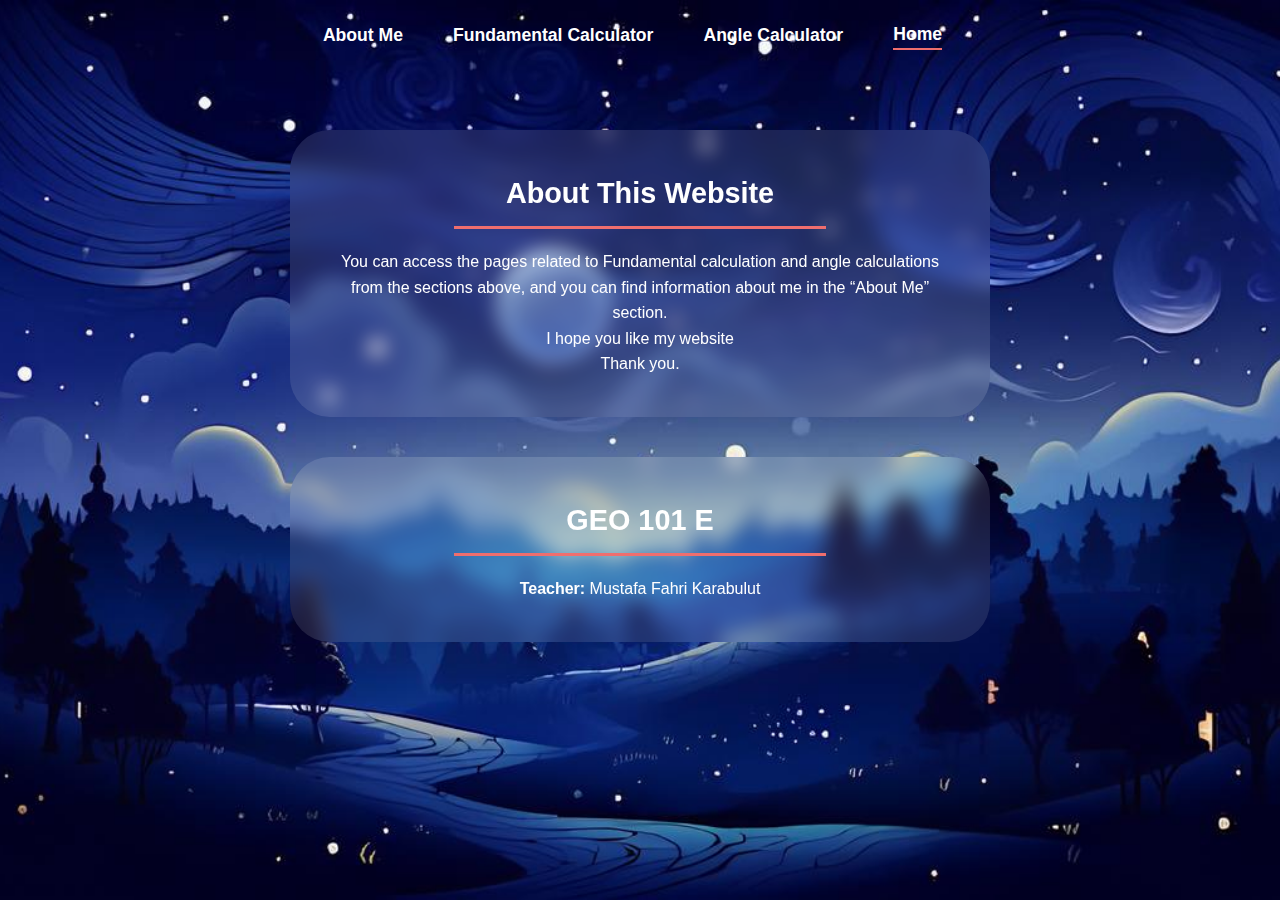
<file: termprojectA/index.html>
<!DOCTYPE html>
<html lang="en">

<head>
    <meta charset="UTF-8">
    <meta name="viewport" content="width=device-width, initial-scale=1.0">
    
    <link rel="stylesheet" href="public/css/fontFamily.css">
    <link rel="stylesheet" href="public/css/default.css">
    <link rel="stylesheet" href="public/css/style.css"> 
    
    <title>Proje Ödevi</title>
</head>

<body>


<nav class="navbar target">
    <div class="container navbar-content">
        
        <div class="nav-center menu-links-container">
                <a href="pages/about.html">About Me</a>
                <a href="pages/Fundamental Calculations.html">Fundamental Calculator</a>
                <a href="pages/anglecalculator.html">Angle Calculator</a>
                <a href="index.html"style="color:#ef6e6e; border-bottom: 2px solid #ef6e6e;">Home</a>
        </div>

       

        <span class="icons">
            <i class="fa-solid fa-envelope" title="aykan24@itu.edu.tr"></i>
        </span>
        
    </div>
</nav>



   


    <main class="home-content">
        <div class="container">
            
            <section class="info-card target home-card">
                <h3>About This Website</h3>
                <div class="card-content">
                    <p>You can access the pages related to Fundamental calculation and angle calculations from the sections above, and you can find information about me in the “About Me” section. <br>I hope you like my website <br> Thank you.</p>
                </div>
            </section>

            <section class="info-card target home-card">
                <h3>GEO 101 E</h3>
                <div class="card-content">
                    <p><strong>Teacher:</strong> Mustafa Fahri Karabulut</p>
                </div>
            </section>

        </div>
    </main>

    
    <script src="public/js/scroll.js"></script>
</body>
</html>
</file>
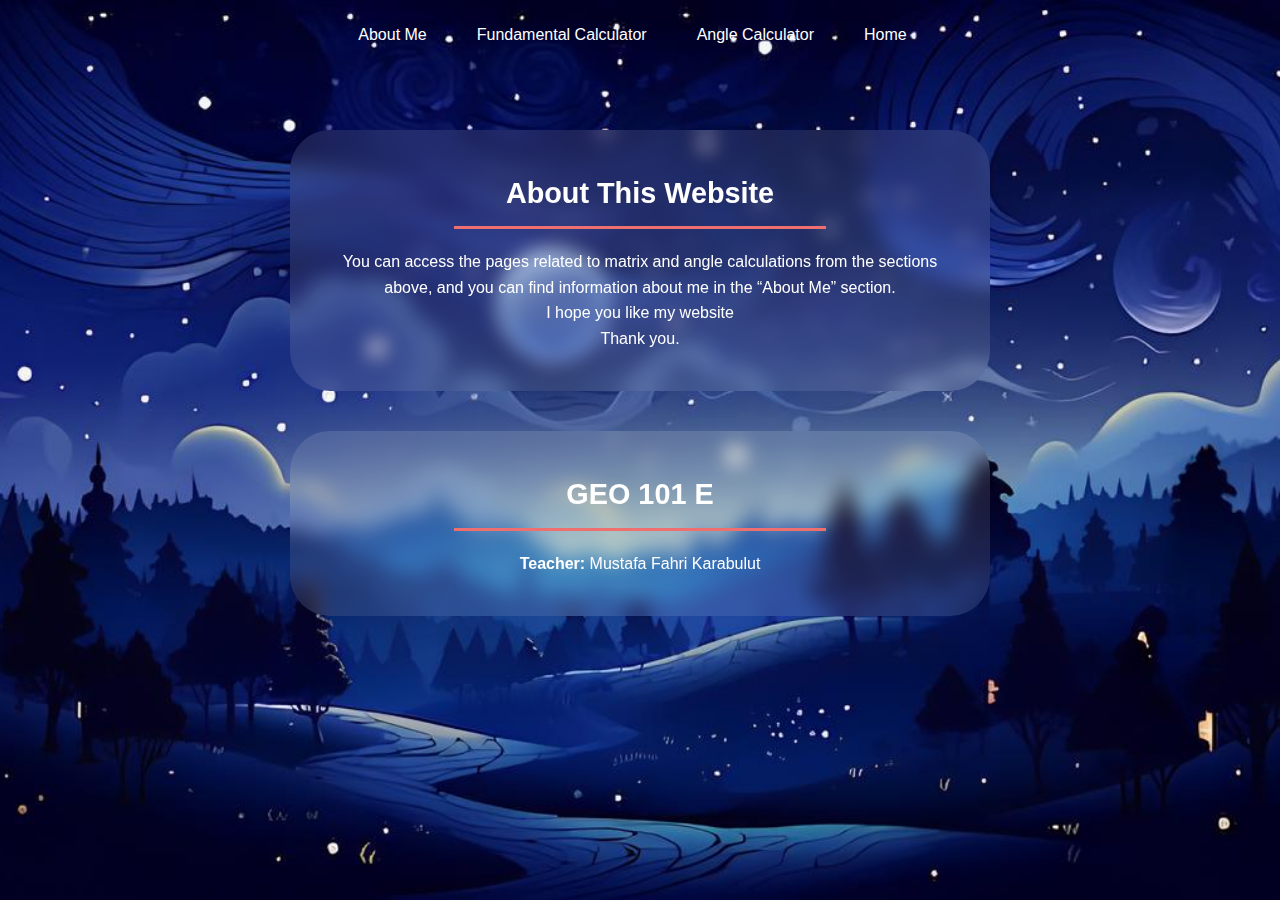
<file: webA/index.html>
<!DOCTYPE html>
<html lang="en">

<head>
    <meta charset="UTF-8">
    <meta name="viewport" content="width=device-width, initial-scale=1.0">
    
    <link rel="stylesheet" href="public/css/fontFamily.css">
    <link rel="stylesheet" href="public/css/default.css">
    <link rel="stylesheet" href="public/css/style.css"> 
    
    <title>Proje Ödevi</title>
</head>

<body>


<nav class="navbar target">
    <div class="container navbar-content">
        
        <div class="nav-center menu-links-container">
                <a href="pages/about.html">About Me</a>
                <a href="pages/Fundamental Calculations.html">Fundamental Calculator</a>
                <a href="pages/anglecalculator.html">Angle Calculator</a>
                <a href="index.html">Home</a>
        </div>

       

        <span class="icons">
            <i class="fa-solid fa-envelope" title="aykan24@itu.edu.tr"></i>
        </span>
        
    </div>
</nav>



   


    <main class="home-content">
        <div class="container">
            
            <section class="info-card target home-card">
                <h3>About This Website</h3>
                <div class="card-content">
                    <p>You can access the pages related to matrix and angle calculations from the sections above, and you can find information about me in the “About Me” section. <br>I hope you like my website <br> Thank you.</p>
                </div>
            </section>

            <section class="info-card target home-card">
                <h3>GEO 101 E</h3>
                <div class="card-content">
                    <p><strong>Teacher:</strong> Mustafa Fahri Karabulut</p>
                </div>
            </section>

        </div>
    </main>

    
    <script src="public/js/scroll.js"></script>
</body>
</html>
</file>
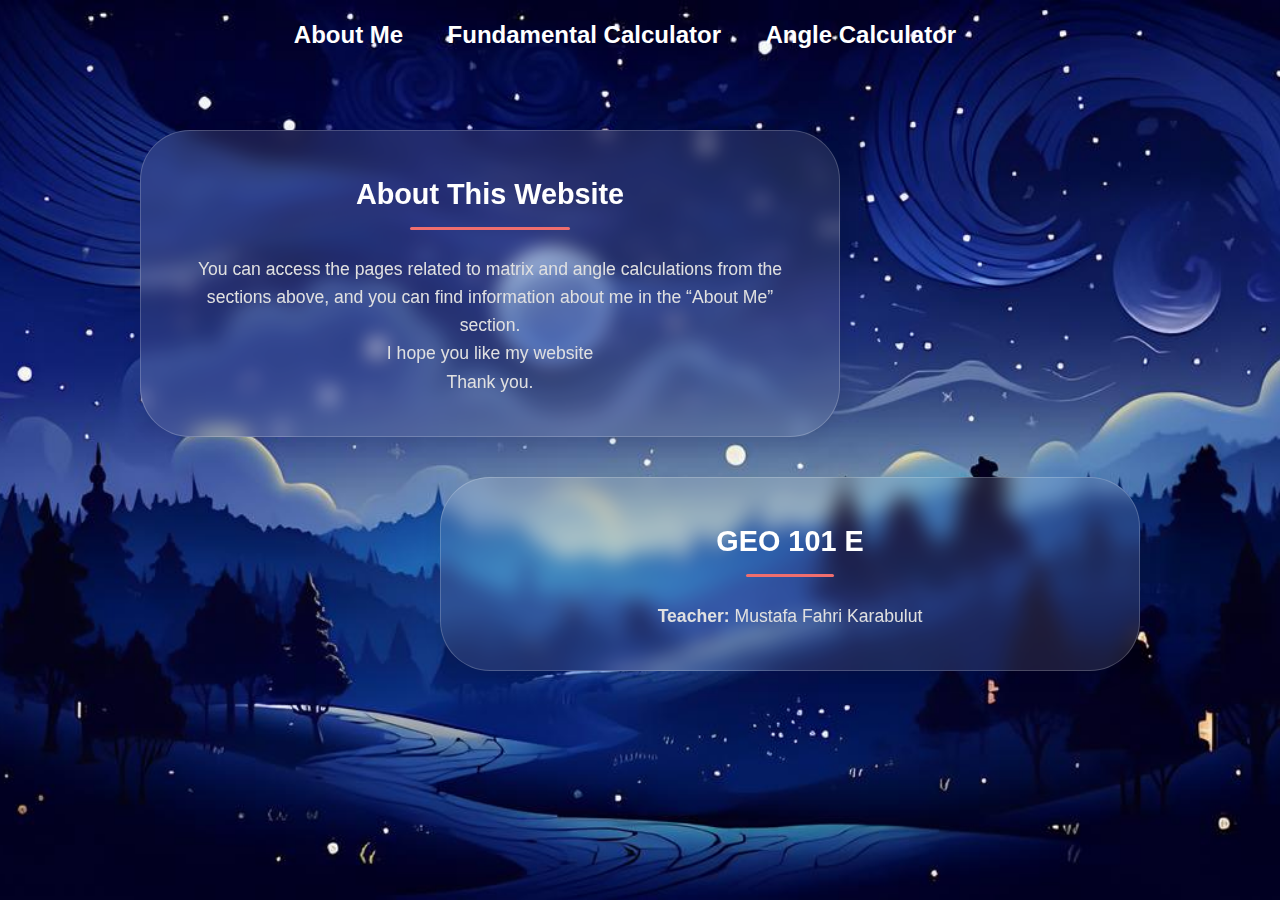
<file: web2/webA/index.html>
<!DOCTYPE html>
<html lang="en">

<head>
    <meta charset="UTF-8">
    <meta name="viewport" content="width=device-width, initial-scale=1.0">
    <link rel="stylesheet" href="https://cdnjs.cloudflare.com/ajax/libs/font-awesome/6.5.1/css/all.min.css" integrity="sha512-DTOQO9RWCH3ppGqcWaEA1BIZOC6xxalwEsw9c2QQeAIftl+Vegovlnee1c9QX4TctnWMn13TZye+giMm8e2LwA==" crossorigin="anonymous" referrerpolicy="no-referrer" />
    
    <link rel="stylesheet" href="public/css/fontFamily.css">
    <link rel="stylesheet" href="public/css/default.css">
    <link rel="stylesheet" href="public/css/style.css"> 
    
    <title>Proje Ödevi</title>
</head>

<body>

<nav class="navbar target">
    <div class="container navbar-content">
        
        
        <div class="nav-center menu-links-container">
             <div class="nav-links nav-links-desktop">
                <a href="pages/about.html">About Me</a>
                <a href="pages/Fundamental Calculations.html">Fundamental Calculator</a>
                <a href="pages/anglecalculator.html">Angle Calculator</a>
            </div>
        </div>
        
        <span class="icons">
            
            <a href="pages/about.html" class="mobile-icon-link custom-image-link"><img src="img/about.png" alt="About"></a>
    <a href="pages/FundamentalCalculator.html" class="mobile-icon-link custom-image-link"><img src="img/math.png" alt="Matrix"></a>
    <a href="pages/anglecalculator.html" class="mobile-icon-link custom-image-link"><img src="img/angle.png" alt="Angle"></a>
                <i class="fa-solid fa-envelope" title="aykan24@itu.edu.tr"></i>
            <a href="index.html"><i class="fa-solid fa-house"></i></a>

        </span>
        
    </div>
</nav>


   


    <main class="home-content">
        <div class="container">
            
            <section class="info-card target home-card">
                <h3>About This Website</h3>
                <div class="card-content">
                    <p>You can access the pages related to matrix and angle calculations from the sections above, and you can find information about me in the “About Me” section. <br>I hope you like my website <br> Thank you.</p>
                </div>
            </section>

            <section class="info-card target home-card">
                <h3>GEO 101 E</h3>
                <div class="card-content">
                    <p><strong>Teacher:</strong> Mustafa Fahri Karabulut</p>
                </div>
            </section>

        </div>
    </main>

    
    <script src="public/js/scroll.js"></script>
</body>
</html>
</file>
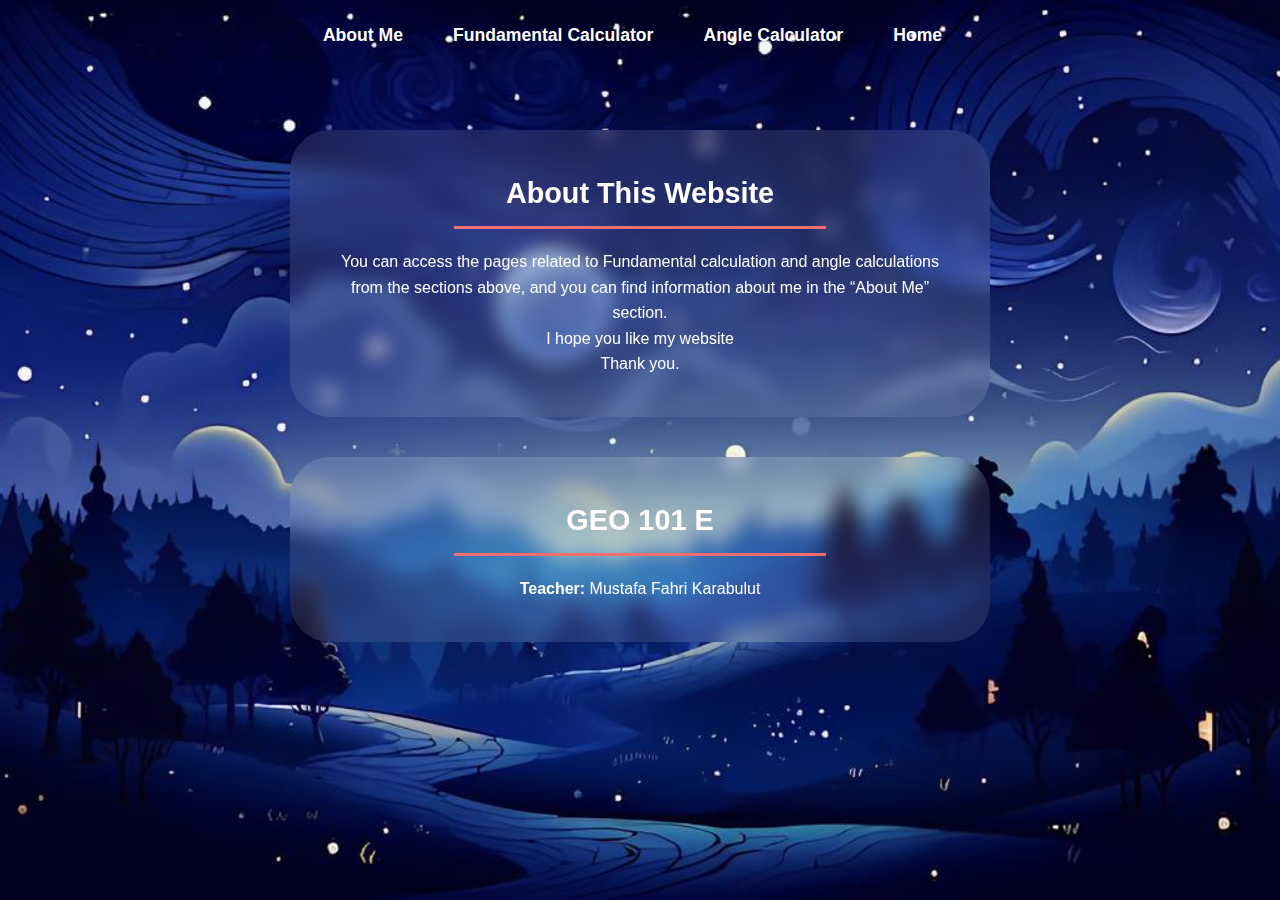
<file: term_projectA/index_tw.html>
<!DOCTYPE html>
<html lang="en">

<head>
    <meta charset="UTF-8">
    <meta name="viewport" content="width=device-width, initial-scale=1.0">
    
    <link rel="stylesheet" href="public/css/fontFamily.css">
    <link rel="stylesheet" href="public/css/default.css">
    <link rel="stylesheet" href="public/css/style.css"> 
    
    <title>Proje Ödevi</title>
</head>

<body>


<nav class="navbar target">
    <div class="container navbar-content">
        
        <div class="nav-center menu-links-container">
                <a href="pages/about.html">About Me</a>
                <a href="pages/Fundamental Calculations.html">Fundamental Calculator</a>
                <a href="pages/anglecalculator.html">Angle Calculator</a>
                <a href="index_tw.html">Home</a>
        </div>

       

        <span class="icons">
            <i class="fa-solid fa-envelope" title="aykan24@itu.edu.tr"></i>
        </span>
        
    </div>
</nav>



   


    <main class="home-content">
        <div class="container">
            
            <section class="info-card target home-card">
                <h3>About This Website</h3>
                <div class="card-content">
                    <p>You can access the pages related to Fundamental calculation and angle calculations from the sections above, and you can find information about me in the “About Me” section. <br>I hope you like my website <br> Thank you.</p>
                </div>
            </section>

            <section class="info-card target home-card">
                <h3>GEO 101 E</h3>
                <div class="card-content">
                    <p><strong>Teacher:</strong> Mustafa Fahri Karabulut</p>
                </div>
            </section>

        </div>
    </main>

    
    <script src="public/js/scroll.js"></script>
</body>
</html>
</file>
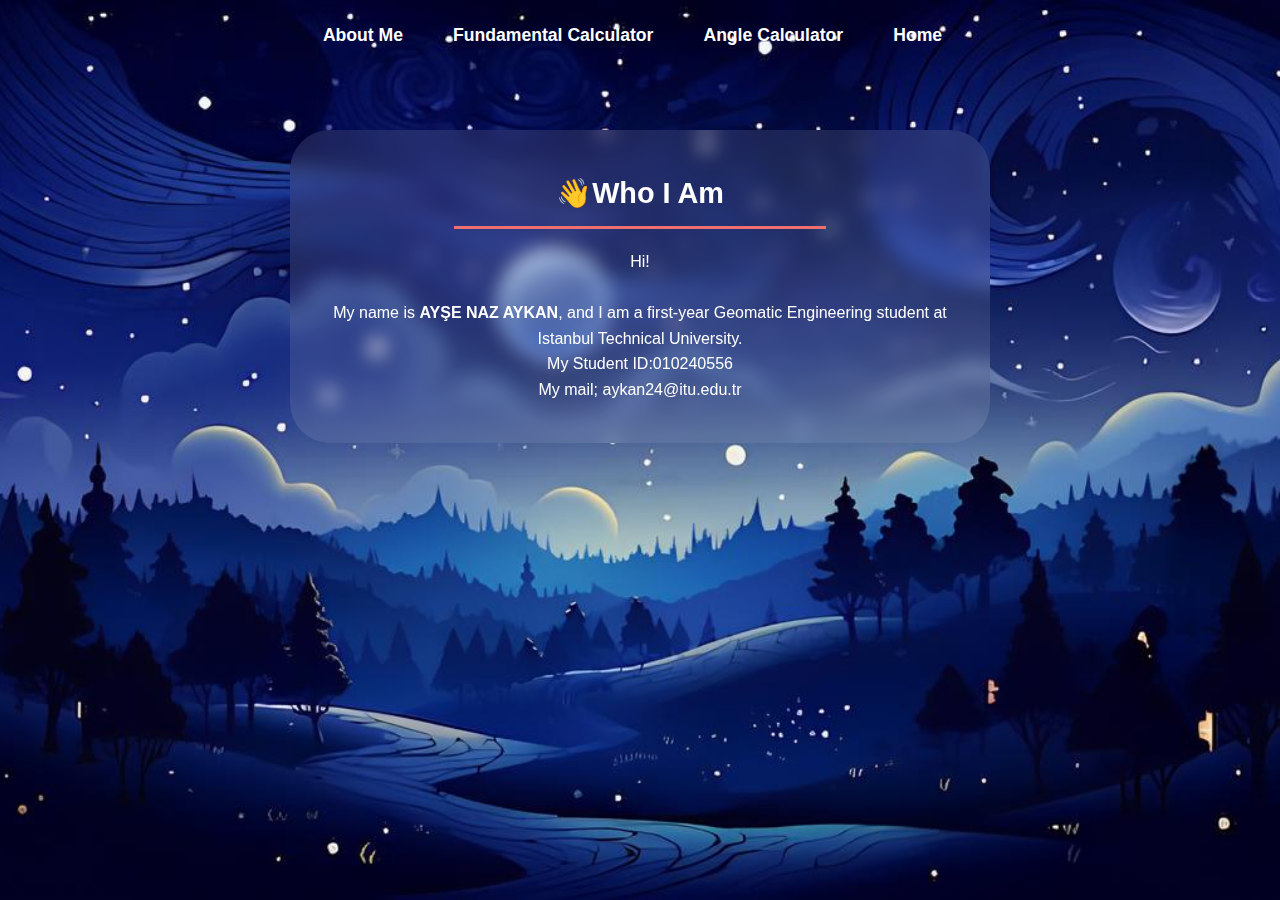
<file: term_projectA/pages/about.html>
<!DOCTYPE html>
<html lang="en">

<head>
    <meta charset="UTF-8">
    <meta name="viewport" content="width=device-width, initial-scale=1.0">
    <title>About Me</title>

    <link rel="stylesheet" href="../public/css/fontFamily.css">
    <link rel="stylesheet" href="../public/css/default.css">
    <link rel="stylesheet" href="../public/css/style.css">
</head>

<body>
<nav class="navbar target">
    <div class="container navbar-content">
        
        
        <div class="nav-center menu-links-container">
                <a href="about.html">About Me</a>
                <a href="Fundamental Calculations.html">Fundamental Calculator</a>
                <a href="anglecalculator.html">Angle Calculator</a>
                <a href="../index_tw.html">Home</a>

        </div>
        
        <span class="icons">
            <i class="fa-solid fa-envelope" title="aykan24@itu.edu.tr"></i>
            
        </span>
        
    </div>
</nav>


    <main class="home-content">
        <div class="container">
            
            <section class="info-card active"id="about-card"> <h3>👋Who I Am</h3>
                <div class="card-content">
                    <p>
                     Hi!
                     <br><br>
                     My name is <strong>AYŞE NAZ AYKAN</strong>, and I am a first-year Geomatic Engineering student at Istanbul Technical University. <br> My Student ID:010240556 
                        <br> My mail; aykan24@itu.edu.tr
                    </p>
                </div>
            </section>
            
        </div>
    </main>

    
    <script src="../public/js/scroll.js"></script>
</body>
</html>
</file>
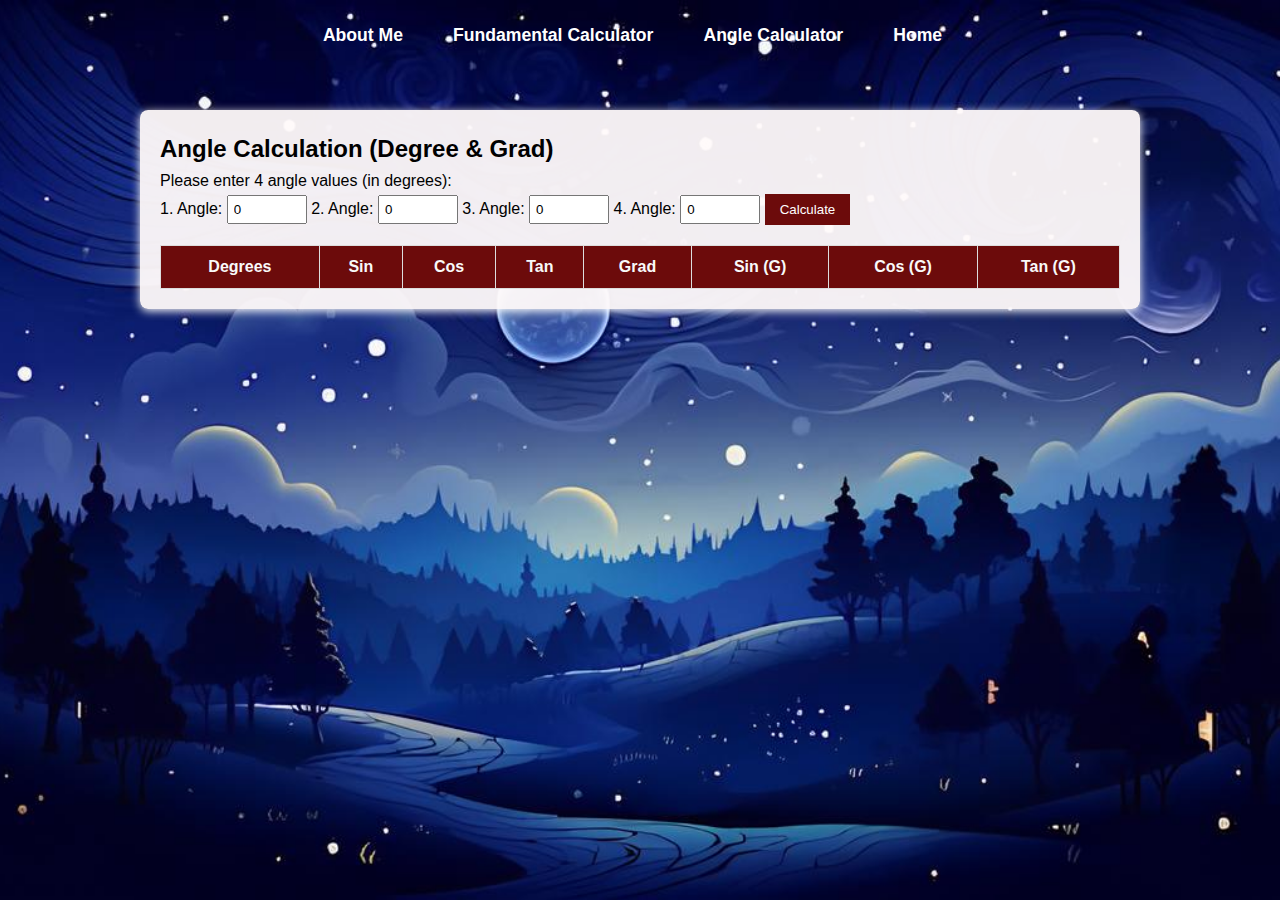
<file: term_projectA/pages/anglecalculator.html>
<!DOCTYPE html>
<html lang="en">

<head>
    <meta charset="UTF-8">
    <meta name="viewport" content="width=device-width, initial-scale=1.0">
    <title>Angle Calculation</title>

    <link rel="stylesheet" href="../public/css/fontFamily.css">
    <link rel="stylesheet" href="../public/css/default.css">
    <link rel="stylesheet" href="../public/css/style.css">

    <style>
        .calculator-container { padding: 40px 0; }
        .calculator-content { background:rgba(255, 250, 250, 0.95); padding: 20px; border-radius: 8px; box-shadow: 0 2px 10px rgb(255, 255, 255); color:#000000; }
        .input-group { margin-bottom: 10px; }
        input[type="number"] { padding: 5px; width: 80px; }
        button { padding: 8px 15px; cursor: pointer; background-color: #6c0b0b; color: white; border: none; }
        button:hover { background-color: #6c0b0b; } 
        table { border-collapse: collapse; width: 100%; margin-top: 20px; }
        th, td { border: 1px solid #ddd; padding: 8px; text-align: center; }
        th { background-color: #6c0b0b; color: #f9f9f9; }
      
/* Mobil Görünüm Düzeltmeleri */
@media (max-width: 600px) {
    .calculator-content .input-group {
        display: flex;
        flex-direction: column; 
        align-items: flex-start; 
        gap: 10px; 
    }

    .calculator-content .input-group > * {
        width: 100%; 
        box-sizing: border-box; 
    }
    
    .calculator-content .input-group input[type="number"] {
        width: 100%; 
        margin-top: 5px; 
        display: block;
    }
    
    .calculator-content .input-group button { 
        width: 100%;
        margin-top: 15px;
    }

    .table-responsive {
        overflow-x: auto;
    }
    
    .calculator-content th, .calculator-content td {
        padding: 6px 4px; 
        font-size: 0.9rem;
        white-space: nowrap; 
    }
}




    </style>
</head>

<body>
<nav class="navbar target">
    <div class="container navbar-content">
        
       
        
        <div class="nav-center menu-links-container">
                <a href="about.html">About Me</a>
                <a href="Fundamental Calculations.html">Fundamental Calculator</a>
                <a href="anglecalculator.html">Angle Calculator</a>
                <a href="../index_tw.html">Home</a>

        </div>
        
        <span class="icons">

            <i class="fa-solid fa-envelope" title="aykan24@itu.edu.tr"></i>
            
        </span>
        
    </div>
</nav>
    
   <main class="calculator-container">
    <div class="container calculator-content">
        <h2>Angle Calculation (Degree & Grad)</h2>
        <p>Please enter 4 angle values ​​(in degrees):</p>
        
        <div class="input-group">
            1. Angle: <input type="number" id="angle1" value="0">
            2. Angle: <input type="number" id="angle2" value="0">
            3. Angle: <input type="number" id="angle3" value="0">
            4. Angle: <input type="number" id="angle4" value="0">
            <button onclick="hesapla()">Calculate</button>
        </div> 

        <div class="table-responsive"> 
            <table id="resultTable">
                <thead>
                    <tr>
                        <th>Degrees</th>
                        <th>Sin</th>
                        <th>Cos</th>
                        <th>Tan</th>
                        <th>Grad</th>
                        <th>Sin (G)</th>
                        <th>Cos (G)</th>
                        <th>Tan (G)</th>
                    </tr>
                </thead>
                <tbody>
                </tbody>
            </table>
        </div>
        
    </div> </main>
    
    <script>
        function hesapla() {
            const inputs = [
                document.getElementById('angle1').value,
                document.getElementById('angle2').value,
                document.getElementById('angle3').value,
                document.getElementById('angle4').value
            ];

            const tbody = document.querySelector("#resultTable tbody");
            tbody.innerHTML = ""; 

            inputs.forEach(val => {
                if (val === "") return;

                let deg = parseFloat(val);
                let radFromDeg = deg * (Math.PI / 180);

                let sinD = Math.sin(radFromDeg);
                let cosD = Math.cos(radFromDeg);
                let tanD = Math.tan(radFromDeg);

                let grad = deg * (400 / 360);
                let radFromGrad = grad * (Math.PI / 200);

                let sinG = Math.sin(radFromGrad);
                let cosG = Math.cos(radFromGrad);
                let tanG = Math.tan(radFromGrad);

                let tanDStr = Math.abs(tanD) > 10000000 ? "Undefined" : tanD.toFixed(4);
                let tanGStr = Math.abs(tanG) > 10000000 ? "Undefined" : tanG.toFixed(4);

                let row = `<tr>
                    <td>${deg}</td>
                    <td>${sinD.toFixed(4)}</td>
                    <td>${cosD.toFixed(4)}</td>
                    <td>${tanDStr}</td>
                    <td>${grad.toFixed(2)}</td>
                    <td>${sinG.toFixed(4)}</td>
                    <td>${cosG.toFixed(4)}</td>
                    <td>${tanGStr}</td>
                </tr>`;

                tbody.innerHTML += row;
            });
        }
    </script>
    <script src="../public/js/scroll.js"></script> 
</body>

</html>
</file>
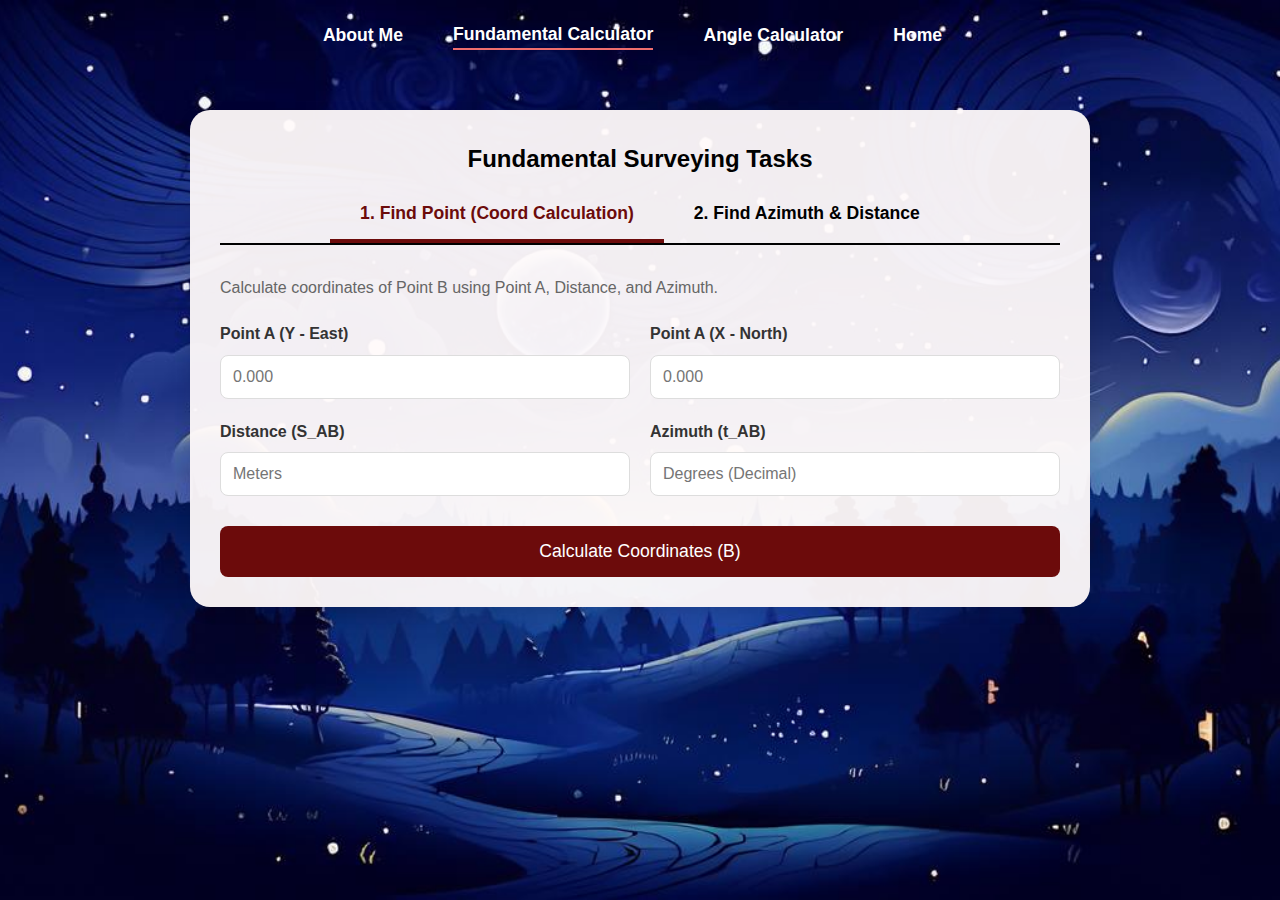
<file: term_projectA/pages/Fundamental Calculations.html>
<!DOCTYPE html>
<html lang="en">

<head>
    <meta charset="UTF-8">
    <meta name="viewport" content="width=device-width, initial-scale=1.0">
    <title>Fundamental Calculations</title>

    <link rel="stylesheet" href="../public/css/fontFamily.css">
    <link rel="stylesheet" href="../public/css/default.css">
    <link rel="stylesheet" href="../public/css/style.css">
    <style>
        .calculator-container { padding: 40px 0; }
        
        .calculator-content { 
            background: rgba(255, 250, 250, 0.95);
            padding: 30px; 
            border-radius: 20px; 
            box-shadow: 0 5px 15px rgba(0,0,0,0.1); 
            max-width: 900px;
            margin: 0 auto;
            color:#000000;
        }

        /* Sekme (Tab) Yapısı */
        .tabs {
            display: flex;
            justify-content: center;
            margin-bottom: 30px;
            border-bottom: 2px solid #000000;
        }

        .tab-btn {
            padding: 15px 30px;
            cursor: pointer;
            font-size: 1.1rem;
            font-weight: 600;
            color: #000000;
            background: none;
            border: none;
            border-bottom: 4px solid transparent;
            transition: all 0.3s;
        }

        .tab-btn.active {
            color: #6c0b0b;
            border-bottom-color: #6c0b0b;
        }

        .tab-content { display: none; animation: fadeIn 0.5s; }
        .tab-content.active { display: block; }

        @keyframes fadeIn {
            from { opacity: 0; transform: translateY(10px); }
            to { opacity: 1; transform: translateY(0); }
        }

        /* Form Elemanları */
        .input-group-row {
            display: flex;
            flex-wrap: wrap;
            gap: 20px;
            justify-content: space-between;
            margin-bottom: 20px;
        }

        .input-box {
            flex: 1;
            min-width: 200px;
            display: flex;
            flex-direction: column;
        }

        .input-box label {
            font-weight: 600;
            margin-bottom: 8px;
            color: #333;
        }

        .input-box input {
            padding: 12px;
            border: 1px solid #ddd;
            border-radius: 8px;
            font-size: 1rem;
        }

        button.calc-btn {
            width: 100%;
            padding: 15px;
            background-color: #6c0b0b;
            color: white;
            border: none;
            border-radius: 8px;
            font-size: 1.1rem;
            cursor: pointer;
            transition: background 0.3s;
            margin-top: 10px;
        }

        button.calc-btn:hover { background-color: #4a0606; }

        /* Sonuç Kutuları */
        .result-display {
            margin-top: 25px;
            padding: 20px;
            background-color: #f2f2f1;
            border-left: 5px solid #558b2f;
            border-radius: 5px;
            display: none;
        }

        .result-display h3 { color: #2e7d32; margin-bottom: 10px; }
        
        .result-item {
            display: flex;
            justify-content: space-between;
            padding: 8px 0;
            border-bottom: 1px solid #6c0b0b;
            font-size: 1.1rem;
            color:#000000;
        }
        .result-item span { font-weight: bold; }

    </style>
</head>

<body>
<nav class="navbar target">
    <div class="container navbar-content">
        <div class="nav-center menu-links-container">
                <a href="about.html">About Me</a>
                <a href="Fundamental Calculations.html" style="color:#ef6e6e; border-bottom: 2px solid #ef6e6e;">Fundamental Calculator</a>
                <a href="anglecalculator.html">Angle Calculator</a>
                 <a href="../index_tw.html">Home</a>

        </div>
        
        <span class="icons">
            <i class="fa-solid fa-envelope" title="aykan24@itu.edu.tr"></i>

        </span>
    </div>
</nav>
    
    <main class="calculator-container">
        <div class="container calculator-content">
            <h2 style="text-align:center; margin-bottom:10px;">Fundamental Surveying Tasks</h2>
            
            <div class="tabs">
                <button class="tab-btn active" onclick="openTab('task1')">1. Find Point (Coord Calculation)</button>
                <button class="tab-btn" onclick="openTab('task2')">2. Find Azimuth & Distance</button>
            </div>

            <div id="task1" class="tab-content active">
                <p style="color:#666; margin-bottom:20px;">Calculate coordinates of Point B using Point A, Distance, and Azimuth.</p>
                
                <div class="input-group-row">
                    <div class="input-box">
                        <label>Point A (Y - East)</label>
                        <input type="number" id="t1_yA" placeholder="0.000">
                    </div>
                    <div class="input-box">
                        <label>Point A (X - North)</label>
                        <input type="number" id="t1_xA" placeholder="0.000">
                    </div>
                </div>

                <div class="input-group-row">
                    <div class="input-box">
                        <label>Distance (S_AB)</label>
                        <input type="number" id="t1_dist" placeholder="Meters">
                    </div>
                    <div class="input-box">
                        <label>Azimuth (t_AB)</label>
                        <input type="number" id="t1_azi" placeholder="Degrees (Decimal)">
                    </div>
                </div>

                <button class="calc-btn" onclick="calculateTask1()">Calculate Coordinates (B)</button>

                <div class="result-display" id="res1">
                    <h3>Result: Point B Coordinates</h3>
                    <div class="result-item">Y (East): <span id="out_yB">0.000</span></div>
                    <div class="result-item">X (North): <span id="out_xB">0.000</span></div>
                </div>
            </div>

            <div id="task2" class="tab-content">
                <p style="color:#666; margin-bottom:20px;">Calculate Distance and Azimuth between Point A and Point B.</p>
                
                <div class="input-group-row">
                    <div class="input-box">
                        <label>Point A (Y - East)</label>
                        <input type="number" id="t2_yA" placeholder="0.000">
                    </div>
                    <div class="input-box">
                        <label>Point A (X - North)</label>
                        <input type="number" id="t2_xA" placeholder="0.000">
                    </div>
                </div>

                <div class="input-group-row">
                    <div class="input-box">
                        <label>Point B (Y - East)</label>
                        <input type="number" id="t2_yB" placeholder="0.000">
                    </div>
                    <div class="input-box">
                        <label>Point B (X - North)</label>
                        <input type="number" id="t2_xB" placeholder="0.000">
                    </div>
                </div>

                <button class="calc-btn" onclick="calculateTask2()">Calculate Azimuth & Distance</button>

                <div class="result-display" id="res2">
                    <h3>Result: Distance & Azimuth</h3>
                    <div class="result-item">Distance (S): <span id="out_dist">0.000</span> m</div>
                    <div class="result-item">Azimuth (Deg): <span id="out_aziD">0.0000</span>°</div>
                    <div class="result-item">Azimuth (Grad): <span id="out_aziG">0.0000</span> gon</div>
                </div>
            </div>

        </div>
    </main>
    
    <script>
        // Sekme Geçişi
        function openTab(tabName) {
            // Tüm içerikleri gizle
            document.querySelectorAll('.tab-content').forEach(el => el.classList.remove('active'));
            document.querySelectorAll('.tab-btn').forEach(el => el.classList.remove('active'));

            // Seçileni aç
            document.getElementById(tabName).classList.add('active');
            
            const btns = document.querySelectorAll('.tab-btn');
            if(tabName === 'task1') btns[0].classList.add('active');
            else btns[1].classList.add('active');
        }

        // --- 1. TEMEL ÖDEV (Nokta Hesabı) ---
        function calculateTask1() {
            const yA = parseFloat(document.getElementById('t1_yA').value);
            const xA = parseFloat(document.getElementById('t1_xA').value);
            const dist = parseFloat(document.getElementById('t1_dist').value);
            const aziDeg = parseFloat(document.getElementById('t1_azi').value);

            if(isNaN(yA) || isNaN(xA) || isNaN(dist) || isNaN(aziDeg)) {
                alert("Please check all inputs!");
                return;
            }

            // Dereceyi Radyana Çevir
            const rad = aziDeg * (Math.PI / 180);

            // Temel Ödev Formülleri
            // yB = yA + S * sin(t)
            // xB = xA + S * cos(t)
            const yB = yA + dist * Math.sin(rad);
            const xB = xA + dist * Math.cos(rad);

            document.getElementById('out_yB').innerText = yB.toFixed(3);
            document.getElementById('out_xB').innerText = xB.toFixed(3);
            document.getElementById('res1').style.display = 'block';
        }

        // --- 2. TEMEL ÖDEV (Semt ve Kenar) ---
        function calculateTask2() {
            const yA = parseFloat(document.getElementById('t2_yA').value);
            const xA = parseFloat(document.getElementById('t2_xA').value);
            const yB = parseFloat(document.getElementById('t2_yB').value);
            const xB = parseFloat(document.getElementById('t2_xB').value);

            if(isNaN(yA) || isNaN(xA) || isNaN(yB) || isNaN(xB)) {
                alert("Please check all inputs!");
                return;
            }

            const dY = yB - yA;
            const dX = xB - xA;

            // Kenar (Distance) Hesabı
            const dist = Math.sqrt(dY*dY + dX*dX);

            // Semt (Azimuth) Hesabı - Atan2 tüm bölgeleri otomatik halleder (-PI ile +PI arası verir)
            let rad = Math.atan2(dY, dX);
            
            // Negatif açıları pozitife çevir (0 - 2PI arası)
            if (rad < 0) rad += 2 * Math.PI;

            // Derece ve Grad Çevrimi
            const deg = rad * (180 / Math.PI);
            const grad = rad * (200 / Math.PI);

            document.getElementById('out_dist').innerText = dist.toFixed(3);
            document.getElementById('out_aziD').innerText = deg.toFixed(4);
            document.getElementById('out_aziG').innerText = grad.toFixed(4);
            document.getElementById('res2').style.display = 'block';
        }
    </script>
    <script src="../public/js/scroll.js"></script> 
</body>
</html>
</file>
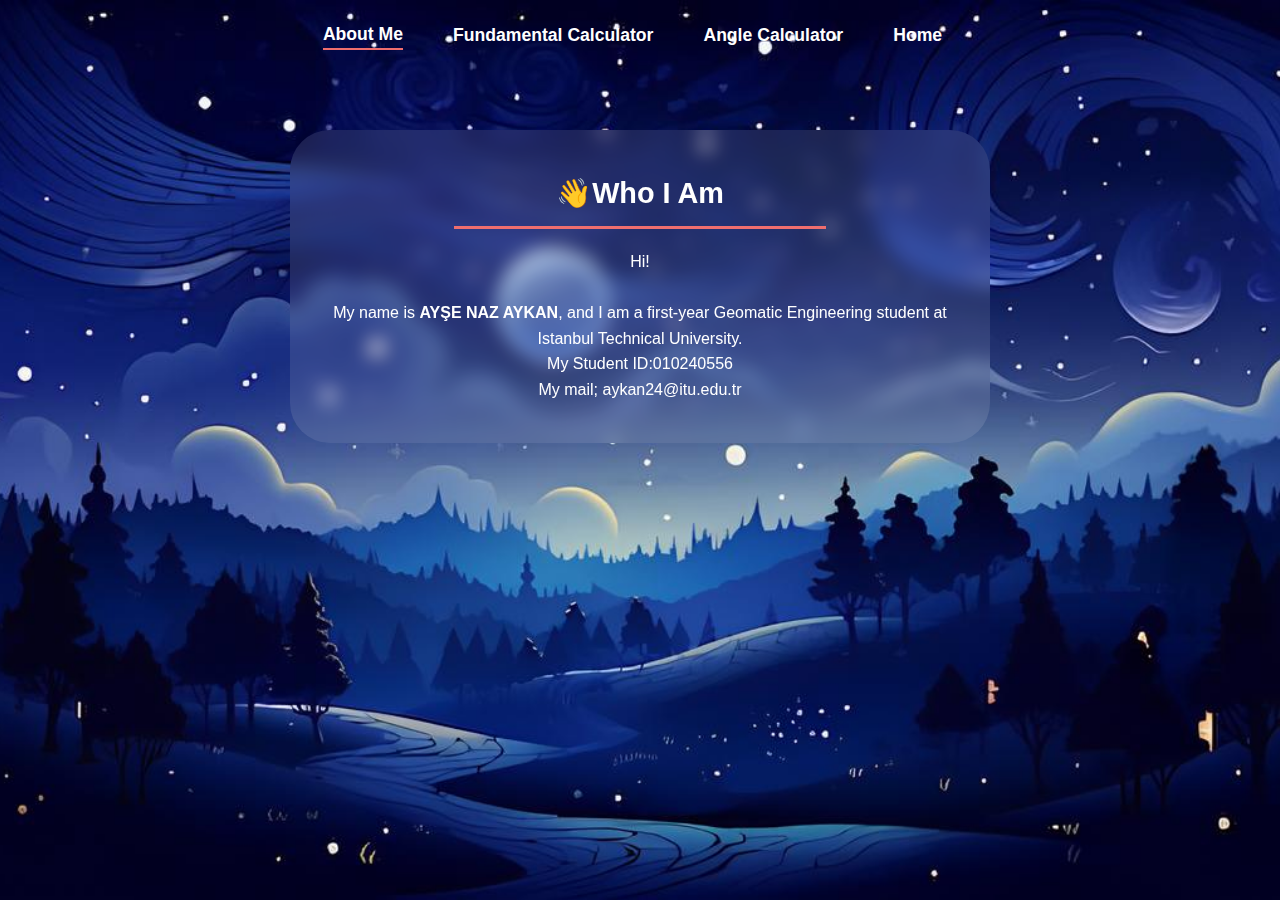
<file: termprojectA/pages/about.html>
<!DOCTYPE html>
<html lang="en">

<head>
    <meta charset="UTF-8">
    <meta name="viewport" content="width=device-width, initial-scale=1.0">
    <title>About Me</title>

    <link rel="stylesheet" href="../public/css/fontFamily.css">
    <link rel="stylesheet" href="../public/css/default.css">
    <link rel="stylesheet" href="../public/css/style.css">
</head>

<body>
<nav class="navbar target">
    <div class="container navbar-content">
        
        
        <div class="nav-center menu-links-container">
                <a href="about.html"style="color:#ef6e6e; border-bottom: 2px solid #ef6e6e;">About Me</a>
                <a href="Fundamental Calculations.html">Fundamental Calculator</a>
                <a href="anglecalculator.html">Angle Calculator</a>
                <a href="../index.html">Home</a>

        </div>
        
        <span class="icons">
            <i class="fa-solid fa-envelope" title="aykan24@itu.edu.tr"></i>
            
        </span>
        
    </div>
</nav>


    <main class="home-content">
        <div class="container">
            
            <section class="info-card active"id="about-card"> <h3>👋Who I Am</h3>
                <div class="card-content">
                    <p>
                     Hi!
                     <br><br>
                     My name is <strong>AYŞE NAZ AYKAN</strong>, and I am a first-year Geomatic Engineering student at Istanbul Technical University. <br> My Student ID:010240556 
                        <br> My mail; aykan24@itu.edu.tr
                    </p>
                </div>
            </section>
            
        </div>
    </main>

    
    <script src="../public/js/scroll.js"></script>
</body>
</html>
</file>
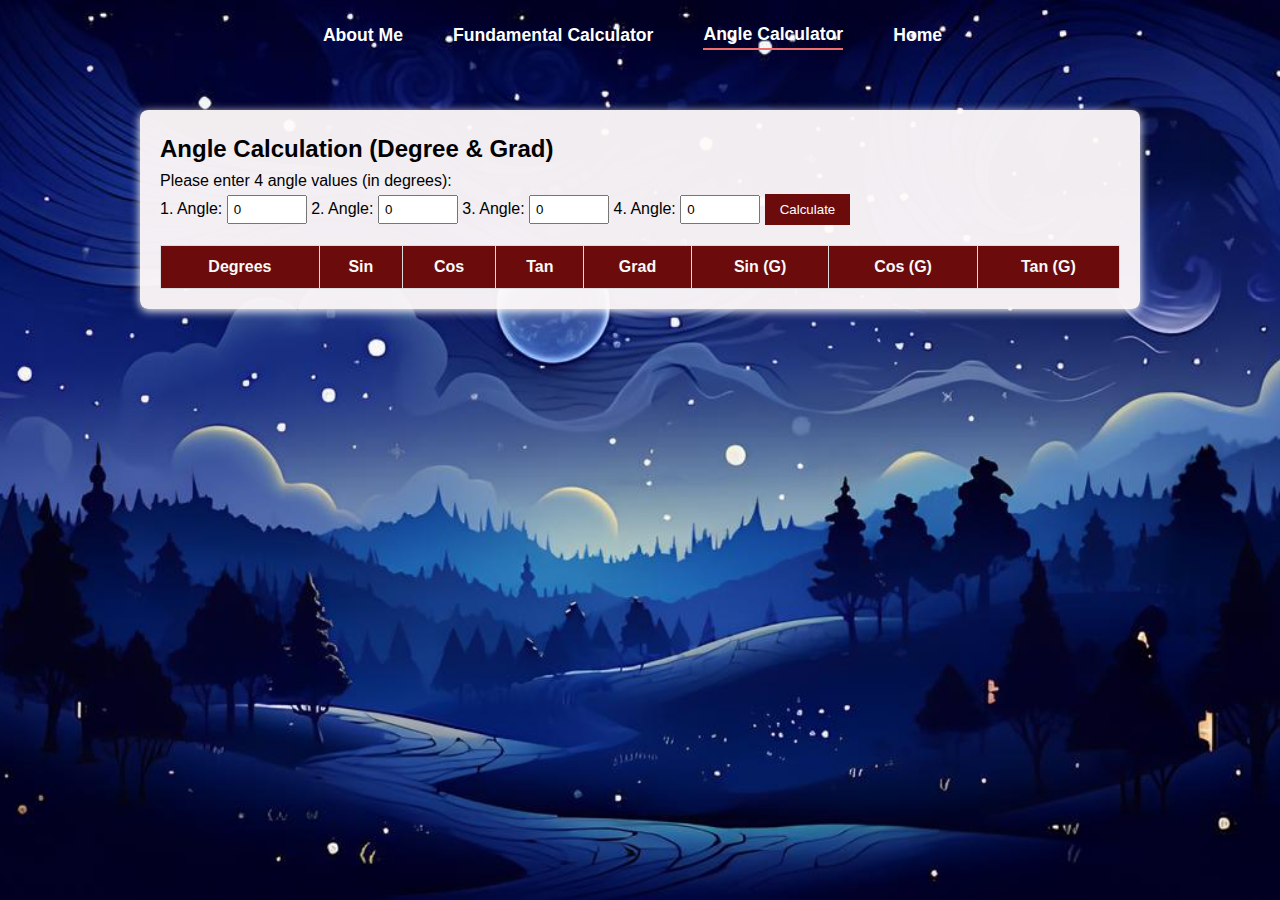
<file: termprojectA/pages/anglecalculator.html>
<!DOCTYPE html>
<html lang="en">

<head>
    <meta charset="UTF-8">
    <meta name="viewport" content="width=device-width, initial-scale=1.0">
    <title>Angle Calculation</title>

    <link rel="stylesheet" href="../public/css/fontFamily.css">
    <link rel="stylesheet" href="../public/css/default.css">
    <link rel="stylesheet" href="../public/css/style.css">

    <style>
        .calculator-container { padding: 40px 0; }
        .calculator-content { background:rgba(255, 250, 250, 0.95); padding: 20px; border-radius: 8px; box-shadow: 0 2px 10px rgb(255, 255, 255); color:#000000; }
        .input-group { margin-bottom: 10px; }
        input[type="number"] { padding: 5px; width: 80px; }
        button { padding: 8px 15px; cursor: pointer; background-color: #6c0b0b; color: white; border: none; }
        button:hover { background-color: #6c0b0b; } 
        table { border-collapse: collapse; width: 100%; margin-top: 20px; }
        th, td { border: 1px solid #ddd; padding: 8px; text-align: center; }
        th { background-color: #6c0b0b; color: #f9f9f9; }
      
/* Mobil Görünüm Düzeltmeleri */
@media (max-width: 600px) {
    .calculator-content .input-group {
        display: flex;
        flex-direction: column; 
        align-items: flex-start; 
        gap: 10px; 
    }

    .calculator-content .input-group > * {
        width: 100%; 
        box-sizing: border-box; 
    }
    
    .calculator-content .input-group input[type="number"] {
        width: 100%; 
        margin-top: 5px; 
        display: block;
    }
    
    .calculator-content .input-group button { 
        width: 100%;
        margin-top: 15px;
    }

    .table-responsive {
        overflow-x: auto;
    }
    
    .calculator-content th, .calculator-content td {
        padding: 6px 4px; 
        font-size: 0.9rem;
        white-space: nowrap; 
    }
}




    </style>
</head>

<body>
<nav class="navbar target">
    <div class="container navbar-content">
        
       
        
        <div class="nav-center menu-links-container">
                <a href="about.html">About Me</a>
                <a href="Fundamental Calculations.html">Fundamental Calculator</a>
                <a href="anglecalculator.html"style="color:#ef6e6e; border-bottom: 2px solid #ef6e6e;">Angle Calculator</a>
                <a href="../index.html">Home</a>

        </div>
        
        <span class="icons">

            <i class="fa-solid fa-envelope" title="aykan24@itu.edu.tr"></i>
            
        </span>
        
    </div>
</nav>
    
   <main class="calculator-container">
    <div class="container calculator-content">
        <h2>Angle Calculation (Degree & Grad)</h2>
        <p>Please enter 4 angle values ​​(in degrees):</p>
        
        <div class="input-group">
            1. Angle: <input type="number" id="angle1" value="0">
            2. Angle: <input type="number" id="angle2" value="0">
            3. Angle: <input type="number" id="angle3" value="0">
            4. Angle: <input type="number" id="angle4" value="0">
            <button onclick="hesapla()">Calculate</button>
        </div> 

        <div class="table-responsive"> 
            <table id="resultTable">
                <thead>
                    <tr>
                        <th>Degrees</th>
                        <th>Sin</th>
                        <th>Cos</th>
                        <th>Tan</th>
                        <th>Grad</th>
                        <th>Sin (G)</th>
                        <th>Cos (G)</th>
                        <th>Tan (G)</th>
                    </tr>
                </thead>
                <tbody>
                </tbody>
            </table>
        </div>
        
    </div> </main>
    
    <script>
        function hesapla() {
            const inputs = [
                document.getElementById('angle1').value,
                document.getElementById('angle2').value,
                document.getElementById('angle3').value,
                document.getElementById('angle4').value
            ];

            const tbody = document.querySelector("#resultTable tbody");
            tbody.innerHTML = ""; 

            inputs.forEach(val => {
                if (val === "") return;

                let deg = parseFloat(val);
                let radFromDeg = deg * (Math.PI / 180);

                let sinD = Math.sin(radFromDeg);
                let cosD = Math.cos(radFromDeg);
                let tanD = Math.tan(radFromDeg);

                let grad = deg * (400 / 360);
                let radFromGrad = grad * (Math.PI / 200);

                let sinG = Math.sin(radFromGrad);
                let cosG = Math.cos(radFromGrad);
                let tanG = Math.tan(radFromGrad);

                let tanDStr = Math.abs(tanD) > 10000000 ? "Undefined" : tanD.toFixed(4);
                let tanGStr = Math.abs(tanG) > 10000000 ? "Undefined" : tanG.toFixed(4);

                let row = `<tr>
                    <td>${deg}</td>
                    <td>${sinD.toFixed(4)}</td>
                    <td>${cosD.toFixed(4)}</td>
                    <td>${tanDStr}</td>
                    <td>${grad.toFixed(2)}</td>
                    <td>${sinG.toFixed(4)}</td>
                    <td>${cosG.toFixed(4)}</td>
                    <td>${tanGStr}</td>
                </tr>`;

                tbody.innerHTML += row;
            });
        }
    </script>
    <script src="../public/js/scroll.js"></script> 
</body>

</html>
</file>
<file: termprojectA/public/css/fontFamily.css>
@import url('https://fonts.googleapis.com/css2?family=Josefin+Sans:wght@400;600;700&display=swap');

:root {
    --primary-font: 'Josefin Sans', sans-serif;
    --text-dark: #333333;
    --text-light: #666666;
    --bg-light: #f4f7f6;
}
</file>
<file: termprojectA/public/css/default.css>
* {
    margin: 0;
    padding: 0;
    box-sizing: border-box;
}

html {
    scroll-behavior: smooth;
    font-size: 16px;
}

body {
    font-family: var(--primary-font);
    background-color: var(--bg-light);
    color: var(--text-dark);
    line-height: 1.6;
    overflow-x: hidden; 
}

img {
    max-width: 100%;
    height: auto;
    display: block;
}

a {
    text-decoration: none;
    color: inherit;
    transition: color 0.3s ease;
}

ul {
    list-style: none;
}
</file>
<file: termprojectA/public/css/style.css>
/* GENEL */
.container {
    width: 90%;
    max-width: 1000px;
    margin: 0 auto;
}

body {
    font-family: 'Segoe UI', Roboto, Helvetica, Arial, sans-serif;
    color: #ffffff;
    line-height: 1.6;
    background-image: url('../../img/arka.jpg');
    background-size: cover;
    background-position: center;
    background-repeat: no-repeat;
    background-attachment: fixed;
}

/* NAVBAR */
.navbar {
    background: transparent;
    height: 70px;
    display: flex;
    align-items: center;
    position: sticky;
    top: 0;
    z-index: 100;
}

.navbar-content {
    width: 100%;
    display: flex;
    justify-content: space-between;
    align-items: center;
}

.nav-center {
    display: flex;
    justify-content: center;
    gap: 50px;
    align-items: center;
    flex-grow: 1;
}
.nav-links-desktop { 
    display: flex;
    gap: inherit; 
    justify-content: center;
    align-items: center;
}

.nav-links a {
    font-weight: 700!important;
    font-size: 1.4rem;
    color: #fff;
    border-bottom: 2px solid transparent;
    padding: 45px;
}
.nav-links-mobile {
    display: none !important;
}

.nav-links a:hover {
    color: #ef6e6e;
    border-bottom-color: #ef6e6e;
}

/* SADECE MAIL İKONU KALSIN */
.icons {
    display: flex;
    align-items: center;
}

.icons i {
    font-size: 1.4rem;
    margin-left: 15px;
    cursor: pointer;
    transition: 0.3s;
}

.icons i:not(.fa-envelope) {
    display: none !important;
}
.nav-center a {
    font-weight: 700 !important; 
    color: #fff !important;   
    text-decoration: none;
    font-size: 1.1rem; 
}
/* HEADER */
.header img {
    width: 100%;
    max-height: 400px;
    object-fit: cover;
}

/* HOME KUTULARI */
.home-content {
    padding: 60px 0;
}

.info-card {
    background: rgba(255,255,255,0.1);
    padding: 40px;
    width: 70%;
    margin: 0 auto 40px;
    color: #fff;
    text-align: center;
    opacity: 0;
    transform: translateY(60px);
    transition: 0.8s ease;
    border-radius: 40px;
    backdrop-filter: blur(10px);
}

.info-card.active {
    opacity: 1;
    transform: translateY(0);
}

.info-card h3 {
    font-size: 1.8rem;
    margin-bottom: 20px;
}

.info-card h3::after {
    content: "";
    width: 60%;
    height: 3px;
    background: #ef6e6e;
    display: block;
    margin: 10px auto 0;
}
</file>
<file: webA/public/css/fontFamily.css>
@import url('https://fonts.googleapis.com/css2?family=Josefin+Sans:wght@400;600;700&display=swap');

:root {
    --primary-font: 'Josefin Sans', sans-serif;
    --text-dark: #333333;
    --text-light: #666666;
    --bg-light: #f4f7f6;
}
</file>
<file: webA/public/css/default.css>
* {
    margin: 0;
    padding: 0;
    box-sizing: border-box;
}

html {
    scroll-behavior: smooth;
    font-size: 16px;
}

body {
    font-family: var(--primary-font);
    background-color: var(--bg-light);
    color: var(--text-dark);
    line-height: 1.6;
    overflow-x: hidden; 
}

img {
    max-width: 100%;
    height: auto;
    display: block;
}

a {
    text-decoration: none;
    color: inherit;
    transition: color 0.3s ease;
}

ul {
    list-style: none;
}
</file>
<file: webA/public/css/style.css>
/* GENEL */
.container {
    width: 90%;
    max-width: 1000px;
    margin: 0 auto;
}

body {
    font-family: 'Segoe UI', Roboto, Helvetica, Arial, sans-serif;
    color: #ffffff;
    line-height: 1.6;
    background-image: url('../../img/arka.jpg');
    background-size: cover;
    background-position: center;
    background-repeat: no-repeat;
    background-attachment: fixed;
}

/* NAVBAR */
.navbar {
    background: transparent;
    height: 70px;
    display: flex;
    align-items: center;
    position: sticky;
    top: 0;
    z-index: 100;
}

.navbar-content {
    width: 100%;
    display: flex;
    justify-content: space-between;
    align-items: center;
}

.nav-center {
    display: flex;
    justify-content: center;
    gap: 50px;
    align-items: center;
    flex-grow: 1;
}
.nav-links-desktop { 
    display: flex;
    gap: inherit; /* nav-center'daki 70px boşluğu kullan */
    justify-content: center;
    align-items: center;
}

.nav-links a {
    font-weight: 600;
    font-size: 1.4rem;
    color: #fff;
    border-bottom: 2px solid transparent;
}
.nav-links-mobile {
    display: none !important;
}

.nav-links a:hover {
    color: #ef6e6e;
    border-bottom-color: #ef6e6e;
}

/* SADECE MAIL İKONU KALSIN */
.icons {
    display: flex;
    align-items: center;
}

.icons i {
    font-size: 1.4rem;
    margin-left: 15px;
    cursor: pointer;
    transition: 0.3s;
}

/* Mail dışındaki ikonlar bilgisayarda da görünmesin */
.icons i:not(.fa-envelope) {
    display: none !important;
}

/* HEADER */
.header img {
    width: 100%;
    max-height: 400px;
    object-fit: cover;
}

/* HOME KUTULARI */
.home-content {
    padding: 60px 0;
}

.info-card {
    background: rgba(255,255,255,0.1);
    padding: 40px;
    width: 70%;
    margin: 0 auto 40px;
    color: #fff;
    text-align: center;
    opacity: 0;
    transform: translateY(60px);
    transition: 0.8s ease;
    border-radius: 40px;
    backdrop-filter: blur(10px);
}

.info-card.active {
    opacity: 1;
    transform: translateY(0);
}

.info-card h3 {
    font-size: 1.8rem;
    margin-bottom: 20px;
}

.info-card h3::after {
    content: "";
    width: 60%;
    height: 3px;
    background: #ef6e6e;
    display: block;
    margin: 10px auto 0;
}
</file>
<file: web2/webA/public/css/fontFamily.css>
@import url('https://fonts.googleapis.com/css2?family=Josefin+Sans:wght@400;600;700&display=swap');

:root {
    --primary-font: 'Josefin Sans', sans-serif;
    --text-dark: #333333;
    --text-light: #666666;
    --bg-light: #f4f7f6;
}
</file>
<file: web2/webA/public/css/default.css>
* {
    margin: 0;
    padding: 0;
    box-sizing: border-box;
}

html {
    scroll-behavior: smooth;
    font-size: 16px;
}

body {
    font-family: var(--primary-font);
    background-color: var(--bg-light);
    color: var(--text-dark);
    line-height: 1.6;
    overflow-x: hidden; 
}

img {
    max-width: 100%;
    height: auto;
    display: block;
}

a {
    text-decoration: none;
    color: inherit;
    transition: color 0.3s ease;
}

ul {
    list-style: none;
}
</file>
<file: web2/webA/public/css/style.css>
.container {
    width: 90%;
    max-width: 1000px; 
    margin: 0 auto; 
}
body {
    font-family: 'Segoe UI', Roboto, Helvetica, Arial, sans-serif;
    color: #232323;
    line-height: 1.6;
    
     background-image:url('../../img/arka.jpg');
    background-size: cover;
    background-position: center center;    
    background-repeat: no-repeat;
    background-attachment: fixed;
   
}     
/*UST MENU*/
.navbar {
    background-color:transparent; 
    height: 70px;
    box-shadow: none; 
    position: sticky; 
    top: 0;
    z-index: 100;
}
.navbar-content {
    height: 100%;
    display: flex;
    justify-content: space-between; 
    align-items: center;
}     

.brand {
    font-weight: 700;
    font-size: 1.8rem;
    color: var(--text-dark);
}
.nav-center {
    display: flex;
    justify-content: center; 
    flex-grow: 1; 
    height: 100%;
    align-items: center;
}

.nav-links a {
    margin: 0 20px; 
    font-weight: 600;
    font-size: 1.5rem; 
    color: #ffffff;
    padding-bottom: 5px;
    border-bottom: 2px solid transparent;
}

.nav-links a:hover {
    color: #ef6e6e;
    border-bottom-color: #ef6e6e; 
}

.icons {
    color: #f8f8f8;
    font-size: 1.2rem;
    display: flex;
    align-items: center;
}
.icons i {
    margin-right: 15px;
    cursor: pointer;
    transition: color 0.3s ease;
}

.icons i:hover {
    color: #ef6e6e; 
}
/*GORSEL*/
.header img {
    width: 100%;
    max-height: 400px; 
    object-fit: cover; 
    border-bottom: 3px solid var(--primary-color);
}

/*KUTULAR*/
#about-card {
    margin: 0 auto !important;
    width: 80% !important;    
    min-height: 60vh;          

    display: flex;
    flex-direction: column;
    justify-content: center;
}
.home-content {
    padding: 60px 0;
    overflow-x: hidden; 
}

.info-card {
    background-color: rgba(255, 255, 255, 0.1);
    padding: 40px;
    border-radius: 50px; 
    box-shadow: 0 5px 20px rgba(0,0,0,0.08); 
    margin-bottom: 40px;
    text-align: center;
    backdrop-filter: blur(10px);
    width: 70%; 
    opacity: 0;
    transition: all 1s ease; 
    border: 1px solid rgba(255, 255, 255, 0.2);
    color: #ffffff;
}

.info-card:nth-child(odd) {
    margin-right: auto; 
    margin-left: 0;
    transform: translateX(-150px); 
}

.info-card:nth-child(even) {
    margin-left: auto; 
    margin-right: 0;
    transform: translateX(150px); 
}

.info-card.active {
    opacity: 1;
    transform: translateX(0); 
}

.info-card h3 {
    font-size: 1.8rem;
    margin-bottom: 25px;
    color: #ffffff;
    position: relative;
    display: inline-block;
}

.info-card h3::after {
    content: '';
    display: block;
    width: 60%;
    height: 3px;
    background-color:#ef6e6e;
    margin: 10px auto 0; 
    border-radius: 2px;
}

.card-content p {
    font-size: 1.1rem;
    color: #e0e0e0;
    max-width: 100%; 
    margin: 0 auto;
}

.menu-toggle {
    display: none; 
    cursor: pointer;
    font-size: 1.5rem;
    margin-left: 15px; 
}

.navbar-brand-left {
    font-weight: 700;
    font-size: 1.5rem; 
    color: var(--text-dark); 
}

.mobile-icon-link {
    display: none;
}

@media (max-width: 700px) {

    .nav-center {
        display: none !important; 
    }
    
    .menu-toggle {
        display: none !important; 
    }

    .navbar-content {
        justify-content: space-around;
    }
    .icons {
        flex-grow: 1; 
        justify-content: center; 
        display: flex;
        
    }
    .icons i {
        margin-right: 25px; 
    }
    
    .mobile-icon-link {
        display: inline-block !important; 
        margin: 0 5px;
    }
    .mobile-icon-link img {
        width: 30px; 
        height: 30px; 
        object-fit: contain;
        vertical-align: middle;
        margin: 0 15px;
    }
    
    .nav-center.menu-links-container {
       display: none;
    }
    
    .nav-center.active {
        display: flex;
    }

    .menu-toggle {
        display: block; 
    }
    
    .nav-links {
        display: flex;
        flex-direction: column;
        align-items: center;
        width: 100%;
    }
    
    .nav-links a {
        width: 90%;
        margin: 10px 0;
        text-align: center;
        padding: 10px;
        border-bottom: 1px solid #eee;
        border-bottom-color: transparent; 
    }
}
</file>
<file: term_projectA/public/css/fontFamily.css>
@import url('https://fonts.googleapis.com/css2?family=Josefin+Sans:wght@400;600;700&display=swap');

:root {
    --primary-font: 'Josefin Sans', sans-serif;
    --text-dark: #333333;
    --text-light: #666666;
    --bg-light: #f4f7f6;
}
</file>
<file: term_projectA/public/css/default.css>
* {
    margin: 0;
    padding: 0;
    box-sizing: border-box;
}

html {
    scroll-behavior: smooth;
    font-size: 16px;
}

body {
    font-family: var(--primary-font);
    background-color: var(--bg-light);
    color: var(--text-dark);
    line-height: 1.6;
    overflow-x: hidden; 
}

img {
    max-width: 100%;
    height: auto;
    display: block;
}

a {
    text-decoration: none;
    color: inherit;
    transition: color 0.3s ease;
}

ul {
    list-style: none;
}
</file>
<file: term_projectA/public/css/style.css>
/* GENEL */
.container {
    width: 90%;
    max-width: 1000px;
    margin: 0 auto;
}

body {
    font-family: 'Segoe UI', Roboto, Helvetica, Arial, sans-serif;
    color: #ffffff;
    line-height: 1.6;
    background-image: url('../../img/arka.jpg');
    background-size: cover;
    background-position: center;
    background-repeat: no-repeat;
    background-attachment: fixed;
}

/* NAVBAR */
.navbar {
    background: transparent;
    height: 70px;
    display: flex;
    align-items: center;
    position: sticky;
    top: 0;
    z-index: 100;
}

.navbar-content {
    width: 100%;
    display: flex;
    justify-content: space-between;
    align-items: center;
}

.nav-center {
    display: flex;
    justify-content: center;
    gap: 50px;
    align-items: center;
    flex-grow: 1;
}
.nav-links-desktop { 
    display: flex;
    gap: inherit; 
    justify-content: center;
    align-items: center;
}

.nav-links a {
    font-weight: 700!important;
    font-size: 1.4rem;
    color: #fff;
    border-bottom: 2px solid transparent;
    padding: 45px;
}
.nav-links-mobile {
    display: none !important;
}

.nav-links a:hover {
    color: #ef6e6e;
    border-bottom-color: #ef6e6e;
}

/* SADECE MAIL İKONU KALSIN */
.icons {
    display: flex;
    align-items: center;
}

.icons i {
    font-size: 1.4rem;
    margin-left: 15px;
    cursor: pointer;
    transition: 0.3s;
}

.icons i:not(.fa-envelope) {
    display: none !important;
}
.nav-center a {
    font-weight: 700 !important; 
    color: #fff !important;   
    text-decoration: none;
    font-size: 1.1rem; 
}
/* HEADER */
.header img {
    width: 100%;
    max-height: 400px;
    object-fit: cover;
}

/* HOME KUTULARI */
.home-content {
    padding: 60px 0;
}

.info-card {
    background: rgba(255,255,255,0.1);
    padding: 40px;
    width: 70%;
    margin: 0 auto 40px;
    color: #fff;
    text-align: center;
    opacity: 0;
    transform: translateY(60px);
    transition: 0.8s ease;
    border-radius: 40px;
    backdrop-filter: blur(10px);
}

.info-card.active {
    opacity: 1;
    transform: translateY(0);
}

.info-card h3 {
    font-size: 1.8rem;
    margin-bottom: 20px;
}

.info-card h3::after {
    content: "";
    width: 60%;
    height: 3px;
    background: #ef6e6e;
    display: block;
    margin: 10px auto 0;
}
</file>
